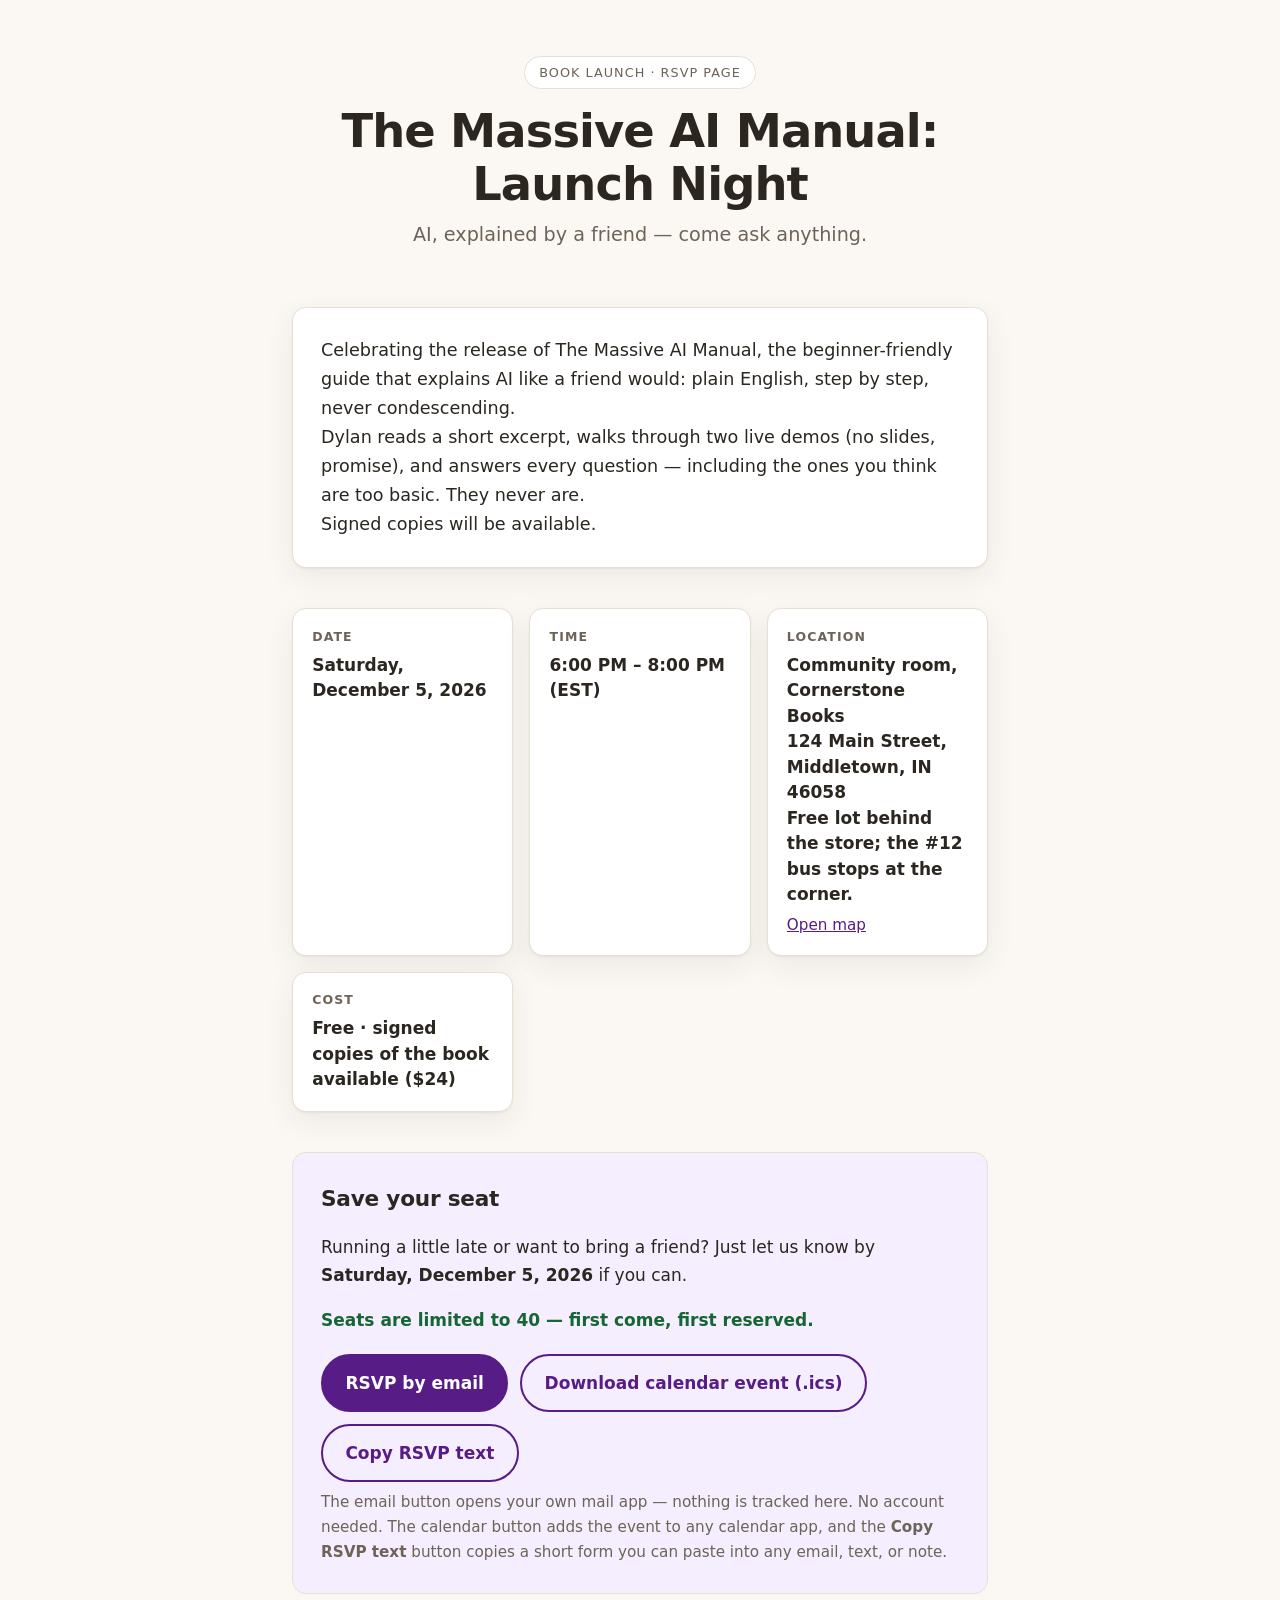
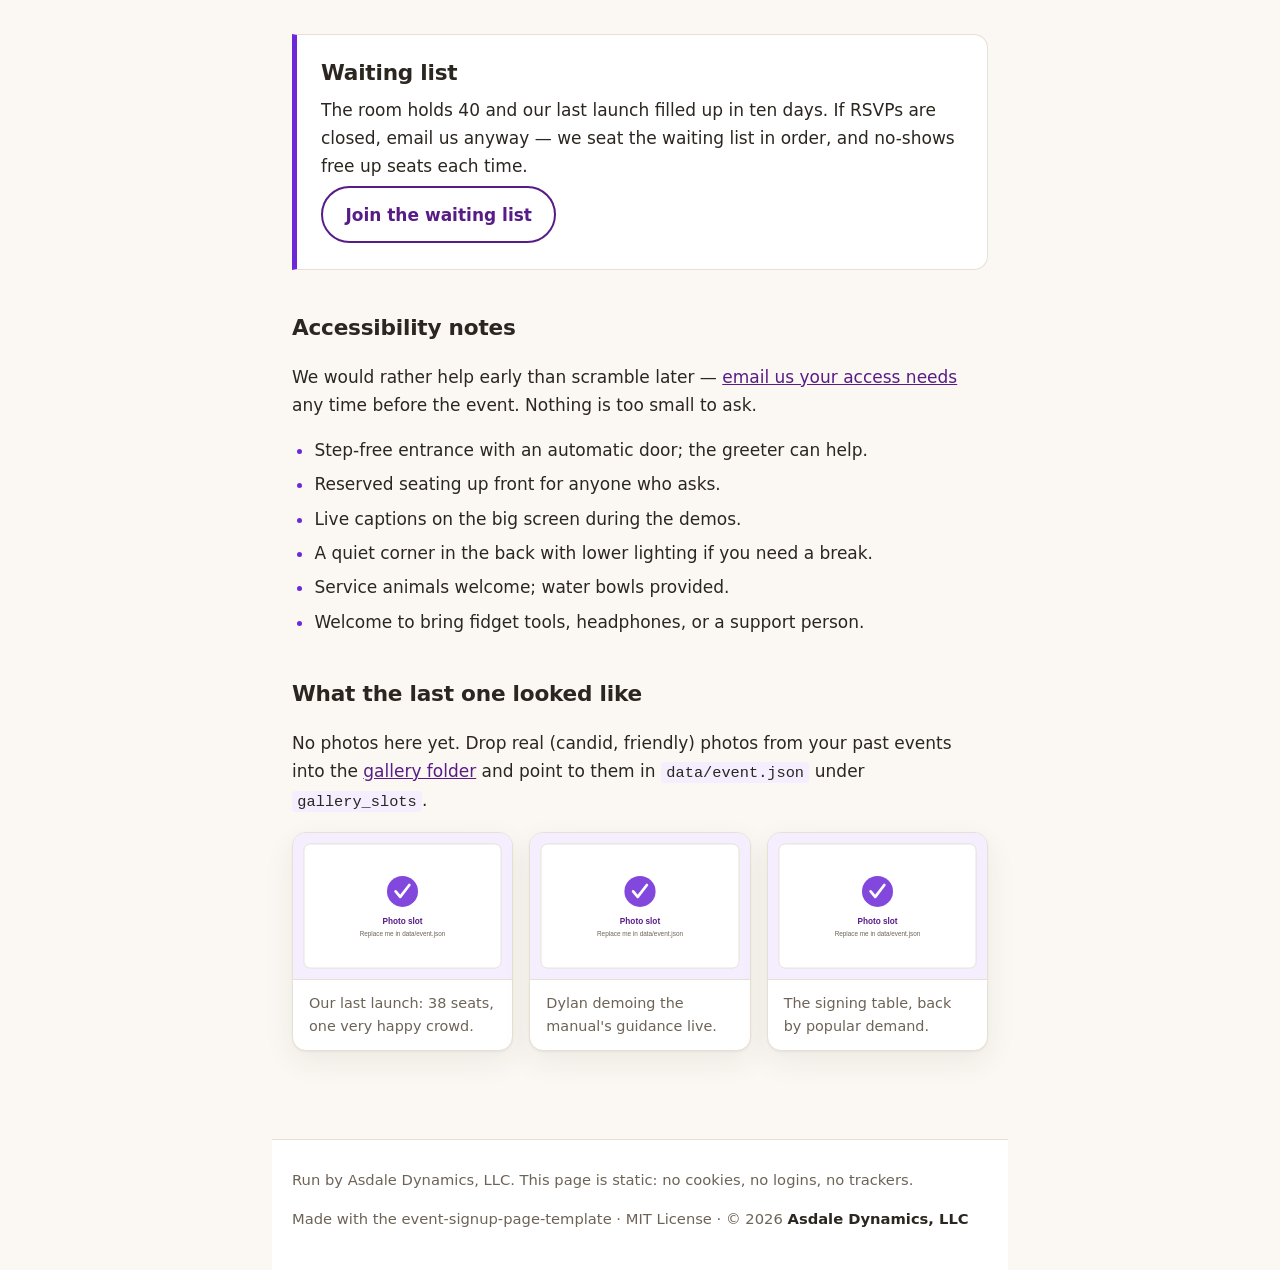
<file: index.html>
<!DOCTYPE html>
<html lang="en">
<head>
  <meta charset="utf-8">
  <meta name="viewport" content="width=device-width, initial-scale=1">
  <title>RSVP — The Massive AI Manual: Launch Night</title>
  <meta name="description" content="RSVP for The Massive AI Manual: Launch Night — Saturday, December 5, 2026, 6:00 PM – 8:00 PM (EST). Save a seat in one click.">
  <meta property="og:title" content="RSVP — The Massive AI Manual: Launch Night">
  <meta property="og:description" content="RSVP for The Massive AI Manual: Launch Night — Saturday, December 5, 2026, 6:00 PM – 8:00 PM (EST). Save a seat in one click.">
  <link rel="stylesheet" href="assets/style.css">
  <link rel="icon" href="assets/favicon.svg" type="image/svg+xml">
</head>
<body>
  <a class="skip-link" href="#main">Skip to main content</a>

  <header class="site-header">
    <p class="kicker">book launch · RSVP page</p>
    <h1 class="event-title">The Massive AI Manual: Launch Night</h1>
    <p class="tagline">AI, explained by a friend — come ask anything.</p>
  </header>

  <main id="main" class="content">

    <section class="section lede" aria-label="About this event">
      <p class="lede-text">Celebrating the release of The Massive AI Manual, the beginner-friendly guide that explains AI like a friend would: plain English, step by step, never condescending.<br>Dylan reads a short excerpt, walks through two live demos (no slides, promise), and answers every question — including the ones you think are too basic. They never are.<br>Signed copies will be available.</p>
    </section>

    <section id="event-cards" class="section" aria-label="When and where">
          <ul class="card-list">
      <li class="card"><h2>Date</h2><p class="card-value">Saturday, December 5, 2026</p></li>
      <li class="card"><h2>Time</h2><p class="card-value">6:00 PM – 8:00 PM (EST)</p></li>
      <li class="card"><h2>Location</h2><p class="card-value">Community room, Cornerstone Books<br>124 Main Street, Middletown, IN 46058<br>Free lot behind the store; the #12 bus stops at the corner.<br><a class="card-link" href="https://www.openstreetmap.org/#map=17/40.0/-86.3">Open map<span class="visually-hidden"> (opens a map in a new tab)</span></a></p></li>
      <li class="card"><h2>Cost</h2><p class="card-value">Free · signed copies of the book available ($24)</p></li>
    </ul>
    </section>

      <section id="rsvp" class="section rsvp" aria-labelledby="rsvp-title">
    <h2 id="rsvp-title">Save your seat</h2>
    <p>Running a little late or want to bring a friend? Just let us know by <strong>Saturday, December 5, 2026</strong> if you can.</p>
<p class="rsvp-seats">Seats are limited to 40 — first come, first reserved.</p>
    <div class="rsvp-actions">
      <a class="btn btn-primary" href="mailto:rsvp%40asdale.example.com?subject=RSVP%20%E2%80%93%20The%20Massive%20AI%20Manual%3A%20Launch%20Night&amp;body=RSVP%20%E2%80%93%20The%20Massive%20AI%20Manual%3A%20Launch%20Night%0AWhen%3A%20Saturday%2C%20December%205%2C%202026%2C%206%3A00%20PM%20%E2%80%93%208%3A00%20PM%20%28EST%29%0AWhere%3A%20Community%20room%2C%20Cornerstone%20Books%20%E2%80%94%20124%20Main%20Street%2C%20Middletown%2C%20IN%2046058%20%E2%80%94%20Free%20lot%20behind%20the%20store%3B%20the%20%2312%20bus%20stops%20at%20the%20corner.%0A%0AName%3A%20%0AEmail%3A%20%0ANumber%20of%20guests%3A%20%0AAccess%20needs%20%28optional%29%3A%20">RSVP by email</a>
      <a class="btn btn-ghost calendar-btn" id="ics-download" href="the-massive-ai-manual-launch-night.ics" download>Download calendar event (.ics)</a>
      <button class="btn btn-ghost copy-btn" id="copy-rsvp" type="button">Copy RSVP text</button>
      <p class="copy-status" id="copy-status" role="status"></p>
    </div>
    <p class="rsvp-note">The email button opens your own mail app — nothing is tracked here. No account needed. The calendar button adds the event to any calendar app, and the <strong>Copy RSVP text</strong> button copies a short form you can paste into any email, text, or note.</p>
  </section>

      <section id="waiting-list" class="section notice" aria-labelledby="waiting-list-title">
    <h2 id="waiting-list-title">Waiting list</h2>
    <p>The room holds 40 and our last launch filled up in ten days. If RSVPs are closed, email us anyway — we seat the waiting list in order, and no-shows free up seats each time.</p>
    <p><a class="btn btn-ghost" href="mailto:rsvp%40asdale.example.com?subject=Waiting%20list%20%E2%80%93%20The%20Massive%20AI%20Manual%3A%20Launch%20Night&amp;body=RSVP%20%E2%80%93%20The%20Massive%20AI%20Manual%3A%20Launch%20Night%0AWhen%3A%20Saturday%2C%20December%205%2C%202026%2C%206%3A00%20PM%20%E2%80%93%208%3A00%20PM%20%28EST%29%0AWhere%3A%20Community%20room%2C%20Cornerstone%20Books%20%E2%80%94%20124%20Main%20Street%2C%20Middletown%2C%20IN%2046058%20%E2%80%94%20Free%20lot%20behind%20the%20store%3B%20the%20%2312%20bus%20stops%20at%20the%20corner.%0A%0AName%3A%20%0AEmail%3A%20%0ANumber%20of%20guests%3A%20%0AAccess%20needs%20%28optional%29%3A%20">Join the waiting list</a></p>
  </section>

      <section id="accessibility" class="section" aria-labelledby="accessibility-title">
    <h2 id="accessibility-title">Accessibility notes</h2>
    <p>We would rather help early than scramble later — <a href="mailto:rsvp%40asdale.example.com?subject=Accessibility%20%E2%80%93%20The%20Massive%20AI%20Manual%3A%20Launch%20Night&amp;body=Hello%21%0A%0AEvent%3A%20The%20Massive%20AI%20Manual%3A%20Launch%20Night%0AMy%20name%3A%20%0AMy%20access%20needs%20%28optional%29%3A%20%0A%0AThank%20you%21">email us your access needs</a> any time before the event. Nothing is too small to ask.</p>
    <ul class="notes-list">
      <li>Step-free entrance with an automatic door; the greeter can help.</li>
      <li>Reserved seating up front for anyone who asks.</li>
      <li>Live captions on the big screen during the demos.</li>
      <li>A quiet corner in the back with lower lighting if you need a break.</li>
      <li>Service animals welcome; water bowls provided.</li>
      <li>Welcome to bring fidget tools, headphones, or a support person.</li>
    </ul>
  </section>

      <section id="gallery" class="section" aria-labelledby="gallery-title">
    <h2 id="gallery-title">What the last one looked like</h2>
    <p>
      No photos here yet. Drop real (candid, friendly) photos from your past events
      into the <a href="gallery/">gallery folder</a> and point to them in
      <code>data/event.json</code> under <code>gallery_slots</code>.
    </p>
    <div class="gallery-grid">
    <figure class="gallery-slot">
      <img src="assets/placeholder.svg" alt="Placeholder gallery slot 1 — a photo of a full room at a past event goes here." width="480" height="320" loading="lazy">
      <figcaption>Our last launch: 38 seats, one very happy crowd.</figcaption>
    </figure>
    <figure class="gallery-slot">
      <img src="assets/placeholder.svg" alt="Placeholder gallery slot 2 — a photo of a live demo while the audience watches goes here." width="480" height="320" loading="lazy">
      <figcaption>Dylan demoing the manual's guidance live.</figcaption>
    </figure>
    <figure class="gallery-slot">
      <img src="assets/placeholder.svg" alt="Placeholder gallery slot 3 — a photo of the signing table with stacked books goes here." width="480" height="320" loading="lazy">
      <figcaption>The signing table, back by popular demand.</figcaption>
    </figure>
    </div>
  </section>

  </main>

  <footer class="site-footer">
    <p>Run by Asdale Dynamics, LLC. This page is static: no cookies, no logins, no trackers.</p>
    <p>
      Made with the event-signup-page-template · MIT License · © 2026 <span class="footer-org">Asdale Dynamics, LLC</span>
    </p>
  </footer>

  <script type="application/json" id="event-data">{"title": "The Massive AI Manual: Launch Night", "rsvp_text": "RSVP – The Massive AI Manual: Launch Night\nWhen: Saturday, December 5, 2026, 6:00 PM – 8:00 PM (EST)\nWhere: Community room, Cornerstone Books — 124 Main Street, Middletown, IN 46058 — Free lot behind the store; the #12 bus stops at the corner.\n\nName: \nEmail: \nNumber of guests: \nAccess needs (optional): ", "needs_js": true, "when": {"starts": "20261205T230000Z", "ends": "20261206T010000Z"}}</script>
  <script src="assets/app.js" defer></script>
</body>
</html>
</file>
<file: assets/style.css>
/* Event Signup Page Template
   Warm, plain-English, accessibility-first styles.
   No external fonts or CDNs: everything loads from your own Pages site. */

:root {
  --bg: #fbf8f3;
  --surface: #ffffff;
  --ink: #2b2620;
  --muted: #6d6357;
  --accent: #6d28d9;
  --accent-strong: #581c87;
  --accent-soft: #f4eefe;
  --ok: #166534;
  --line: #e7e0d4;
  --radius: 14px;
  --shadow: 0 1px 2px rgba(43, 38, 32, 0.06), 0 10px 30px rgba(43, 38, 32, 0.07);
  --font: ui-sans-serif, system-ui, "Segoe UI", Roboto, "Helvetica Neue", Arial, sans-serif;
  --mono: ui-monospace, "Cascadia Mono", "SF Mono", Menlo, Consolas, monospace;
}

* { box-sizing: border-box; }

html {
  color-scheme: light;
  scroll-behavior: smooth;
}

body {
  margin: 0;
  background: var(--bg);
  color: var(--ink);
  font-family: var(--font);
  font-size: 1.0625rem;
  line-height: 1.65;
  -webkit-font-smoothing: antialiased;
}

.skip-link {
  position: absolute;
  left: -999px;
  top: 0;
  background: var(--accent-strong);
  color: #fff;
  padding: 0.75rem 1.25rem;
  border-radius: 0 0 var(--radius) var(--radius);
  z-index: 10;
}
.skip-link:focus { left: 1rem; }

/* ---------- Header ---------- */

.site-header {
  max-width: 46rem;
  margin: 0 auto;
  padding: 3.5rem 1.25rem 1rem;
  text-align: center;
}

.kicker {
  display: inline-block;
  margin: 0 0 1rem;
  padding: 0.3rem 0.9rem;
  border: 1px solid var(--line);
  border-radius: 999px;
  background: var(--surface);
  color: var(--muted);
  font-size: 0.8rem;
  letter-spacing: 0.08em;
  text-transform: uppercase;
}

.event-title {
  margin: 0 0 0.5rem;
  font-size: clamp(2rem, 5vw, 2.9rem);
  line-height: 1.15;
  letter-spacing: -0.02em;
}

.tagline {
  margin: 0.5rem 0 0;
  color: var(--muted);
  font-size: 1.2rem;
}

/* ---------- Layout ---------- */

.content {
  max-width: 46rem;
  margin: 0 auto;
  padding: 0 1.25rem 3rem;
}

.section {
  margin: 2.5rem 0;
  scroll-margin-top: 2rem;
}

.lede {
  background: var(--surface);
  border: 1px solid var(--line);
  border-radius: var(--radius);
  box-shadow: var(--shadow);
  padding: 1.75rem;
}

.lede-text { margin: 0; font-size: 1.1rem; }

h2 {
  margin: 0 0 0.75rem;
  font-size: 1.35rem;
  letter-spacing: -0.01em;
}

/* ---------- Date / time / location cards ---------- */

.card-list {
  list-style: none;
  margin: 0;
  padding: 0;
  display: grid;
  grid-template-columns: repeat(auto-fit, minmax(11rem, 1fr));
  gap: 1rem;
}

.card {
  background: var(--surface);
  border: 1px solid var(--line);
  border-radius: var(--radius);
  padding: 1.1rem 1.2rem;
  box-shadow: var(--shadow);
}

.card h2,
.card .card-key {
  margin: 0 0 0.35rem;
  font-size: 0.78rem;
  font-weight: 700;
  letter-spacing: 0.09em;
  text-transform: uppercase;
  color: var(--muted);
}

.card-value {
  margin: 0;
  font-weight: 600;
  line-height: 1.5;
}

.card-link {
  font-weight: 400;
  font-size: 0.95rem;
  display: inline-block;
  margin-top: 0.35rem;
}

/* ---------- RSVP ---------- */

.rsvp {
  background: var(--accent-soft);
  border: 1px solid var(--line);
  border-radius: var(--radius);
  padding: 1.75rem;
}

.rsvp-title { color: var(--accent-strong); }

.rsvp-seats { margin: 0.25rem 0 0; color: var(--ok); font-weight: 600; }

.rsvp-actions {
  display: flex;
  flex-wrap: wrap;
  gap: 0.75rem;
  align-items: center;
  margin: 1.25rem 0 0.5rem;
}

.btn {
  display: inline-block;
  padding: 0.8rem 1.4rem;
  border-radius: 999px;
  border: 2px solid var(--accent-strong);
  font: inherit;
  font-weight: 700;
  cursor: pointer;
  text-decoration: none;
  text-align: center;
}

.btn-primary {
  background: var(--accent-strong);
  color: #fff;
}
.btn-primary:hover { background: var(--accent); border-color: var(--accent); }

.btn-ghost {
  background: transparent;
  color: var(--accent-strong);
}
.btn-ghost:hover { background: rgba(109, 40, 217, 0.08); }

.copy-status { margin: 0.25rem 0; color: var(--ok); font-weight: 600; }
.copy-status:empty { display: none; }

.rsvp-note { color: var(--muted); font-size: 0.95rem; margin: 0.5rem 0 0; }

/* Waiting list / notices */

.notice {
  border-left: 5px solid var(--accent);
  background: var(--surface);
  border-radius: 0 var(--radius) var(--radius) 0;
  border-top: 1px solid var(--line);
  border-right: 1px solid var(--line);
  border-bottom: 1px solid var(--line);
  padding: 1.25rem 1.5rem;
}

.notice h2 { margin-bottom: 0.35rem; }
.notice p { margin: 0.35rem 0; }

/* ---------- Accessibility notes ---------- */

.notes-list {
  margin: 0.5rem 0 0;
  padding-left: 1.4rem;
}

.notes-list li { margin: 0.4rem 0; }
.notes-list li::marker { color: var(--accent); }

/* ---------- Gallery ---------- */

.gallery-grid {
  display: grid;
  grid-template-columns: repeat(auto-fit, minmax(13rem, 1fr));
  gap: 1rem;
  margin-top: 1rem;
}

.gallery-slot {
  margin: 0;
  background: var(--surface);
  border: 1px solid var(--line);
  border-radius: var(--radius);
  overflow: hidden;
  box-shadow: var(--shadow);
}

.gallery-slot img {
  display: block;
  width: 100%;
  height: auto;
}

.gallery-slot figcaption {
  padding: 0.7rem 1rem;
  font-size: 0.9rem;
  color: var(--muted);
  border-top: 1px solid var(--line);
}

/* ---------- Footer ---------- */

.site-footer {
  border-top: 1px solid var(--line);
  background: var(--surface);
}

.site-footer > :first-child { margin-top: 0; }
.site-footer > :last-child { margin-bottom: 0; }

.site-footer {
  max-width: 46rem;
  margin: 0 auto;
  padding: 1.75rem 1.25rem 2.5rem;
  color: var(--muted);
  font-size: 0.92rem;
}

.site-footer a { color: var(--accent-strong); }

.footer-org { color: var(--ink); font-weight: 600; }

/* ---------- Links & focus ---------- */

a { color: var(--accent-strong); }

a:hover { color: var(--accent); }

:focus-visible {
  outline: 3px solid var(--accent);
  outline-offset: 2px;
  border-radius: 4px;
}

.visually-hidden {
  position: absolute;
  width: 1px;
  height: 1px;
  margin: -1px;
  padding: 0;
  overflow: hidden;
  clip: rect(0 0 0 0);
  white-space: nowrap;
  border: 0;
}

code {
  font-family: var(--mono);
  font-size: 0.9em;
  background: var(--accent-soft);
  border-radius: 4px;
  padding: 0.1em 0.35em;
}

/* The copy button only works with JS; hide it for no-JS readers
   so the email button is the obvious remaining path. */
body:not(.js) .copy-btn { display: none; }

@media (prefers-reduced-motion: reduce) {
  html { scroll-behavior: auto; }
  * { transition: none !important; animation: none !important; }
}
</file>
